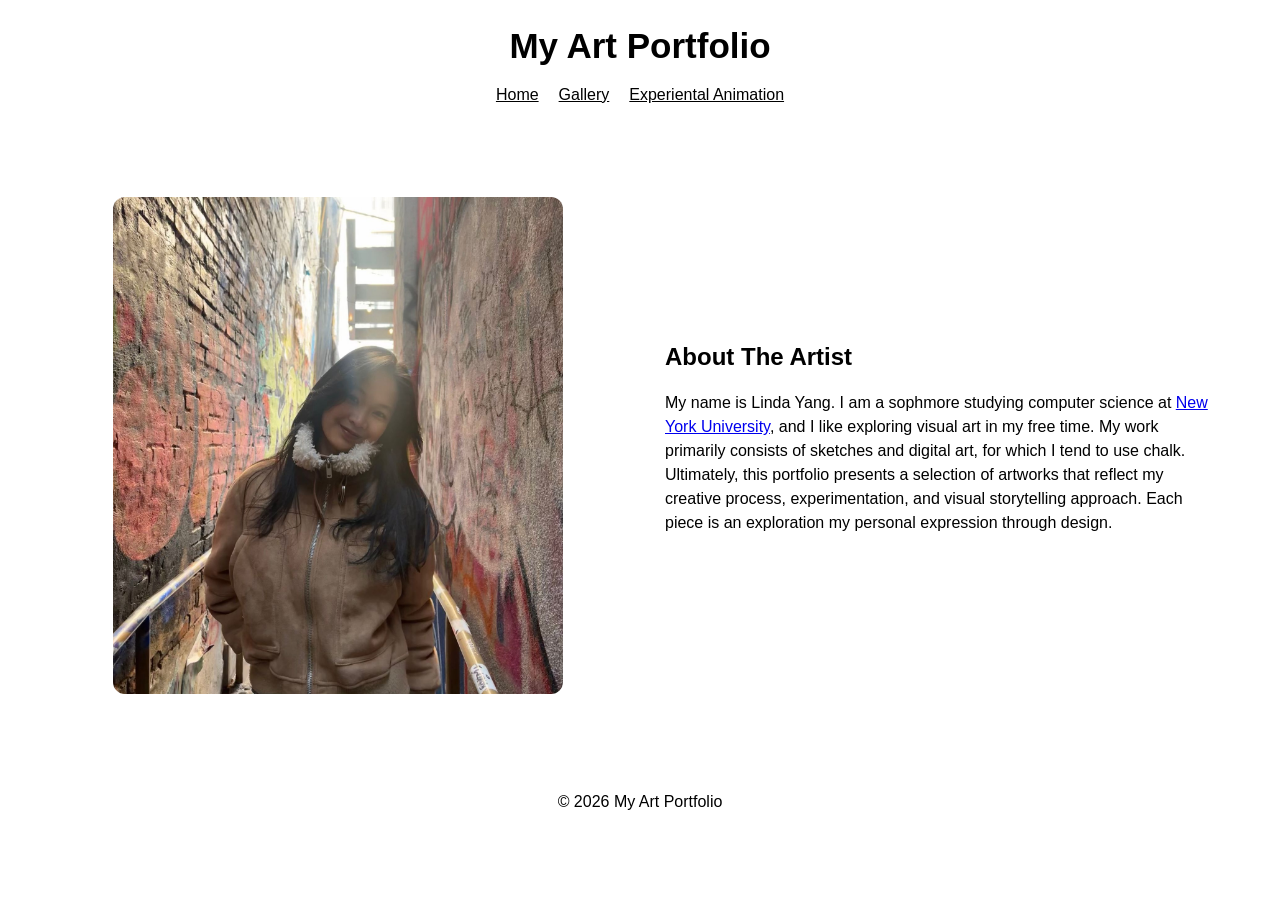
<file: Portfolio/index.html>
<!DOCTYPE html>
<html lang="en">
<head>
  <meta charset="UTF-8">
  <meta name="viewport" content="width=device-width, initial-scale=1.0">
  <title>My Art Portfolio</title>
  <link rel="stylesheet" href="style.css">
</head>

<body>

  <header class="site-header">
    <h1>My Art Portfolio</h1>

    <nav class="nav">
      <a href="index.html">Home</a>
      <a href="gallery.html">Gallery</a>
      <a href="animation.html">Experiental Animation</a>
    </nav>
  </header>

  <main class="home-grid">

    <section class="home-image">
      <img 
        src="images/me.jpg"
        width="400"
        height="400"
        srcset="images/me.jpg 1x, images/me-2x.jpg 2x"
        alt="Portrait of the artist"
      >
    </section>

    <section class="home-text">
      <h2>About The Artist</h2>

      <p>
        My name is Linda Yang. I am a sophmore studying computer science at <a href="https://cims.nyu.edu/dynamic/">New York University</a>, and I like exploring visual art in my free time. 
        My work primarily consists of sketches and digital art, for which I tend to use chalk. Ultimately, this portfolio presents a selection of artworks that reflect my creative process, experimentation, and visual storytelling approach. Each piece is an exploration my personal expression through design.
      </p>
    </section>

  </main>

  <footer>
    <p>© 2026 My Art Portfolio</p>
  </footer>

</body>
</html>
</file>
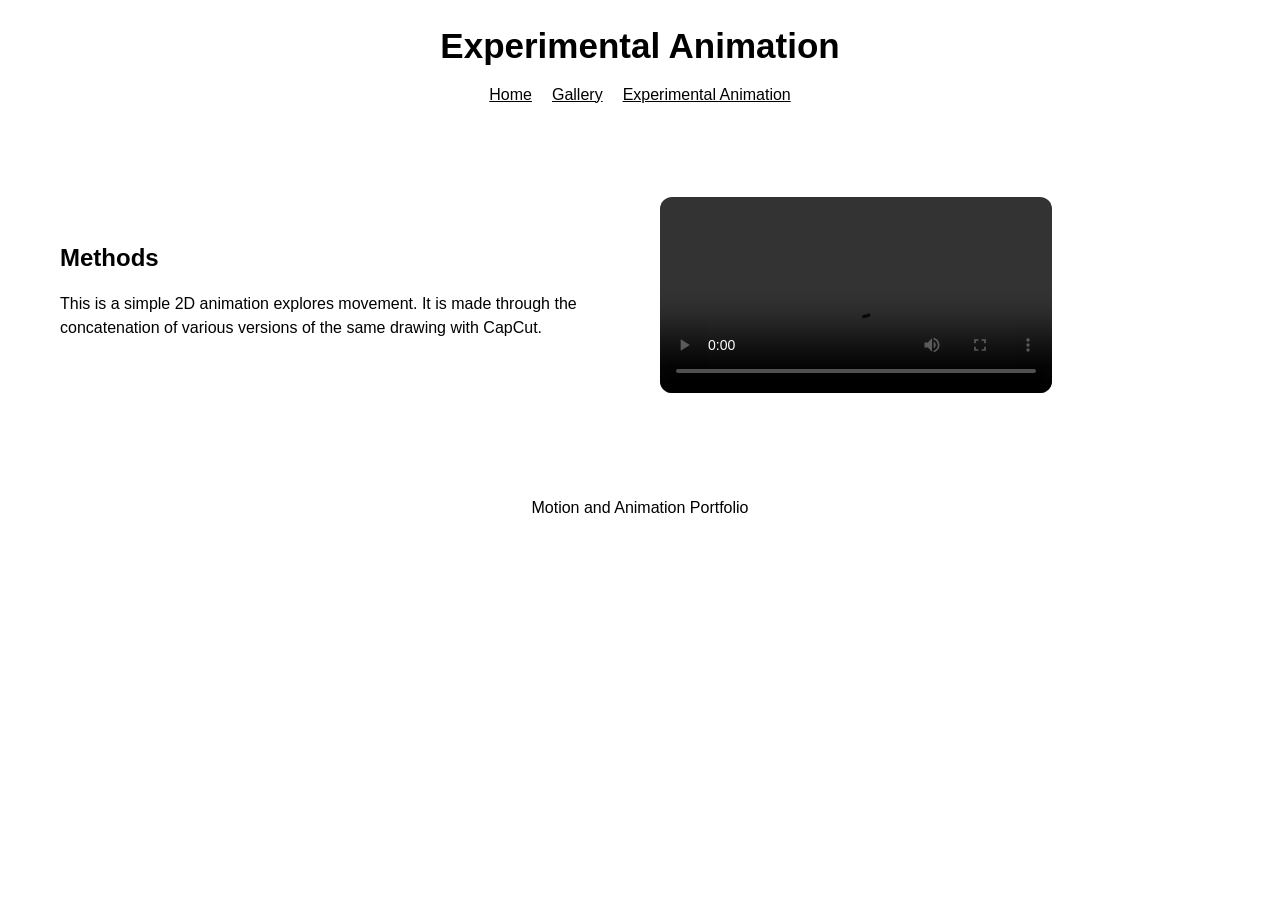
<file: Portfolio/animation.html>
<!DOCTYPE html>
<html lang="en">
<head>
  <meta charset="UTF-8">
  <meta name="viewport" content="width=device-width, initial-scale=1.0">
  <title>Animation</title>

  <link rel="stylesheet" href="style.css">
</head>

<body>

  <header class="site-header">
    <h1>Experimental Animation</h1>

    <nav class="nav">
      <a href="index.html">Home</a>
      <a href="gallery.html">Gallery</a>
      <a href="animation.html">Experimental Animation</a>
    </nav>
  </header>

  <main class="animation-layout">

    <!-- LEFT SIDE -->
    <section class="animation-text">

      <h2>Methods</h2>

      <p>
        This is a simple 2D animation explores movement. It is made through the concatenation of various versions of the same drawing with CapCut. 
      </p>

    </section>

    <!-- RIGHT SIDE -->
    <section class="animation-video">

      <video controls width="100%">
        <source src="media/animation.mp4" type="video/mp4">
        Your browser does not support the video tag.
      </video>

    </section>

  </main>

  <footer>
    <p>Motion and Animation Portfolio</p>
  </footer>

</body>
</html>
</file>
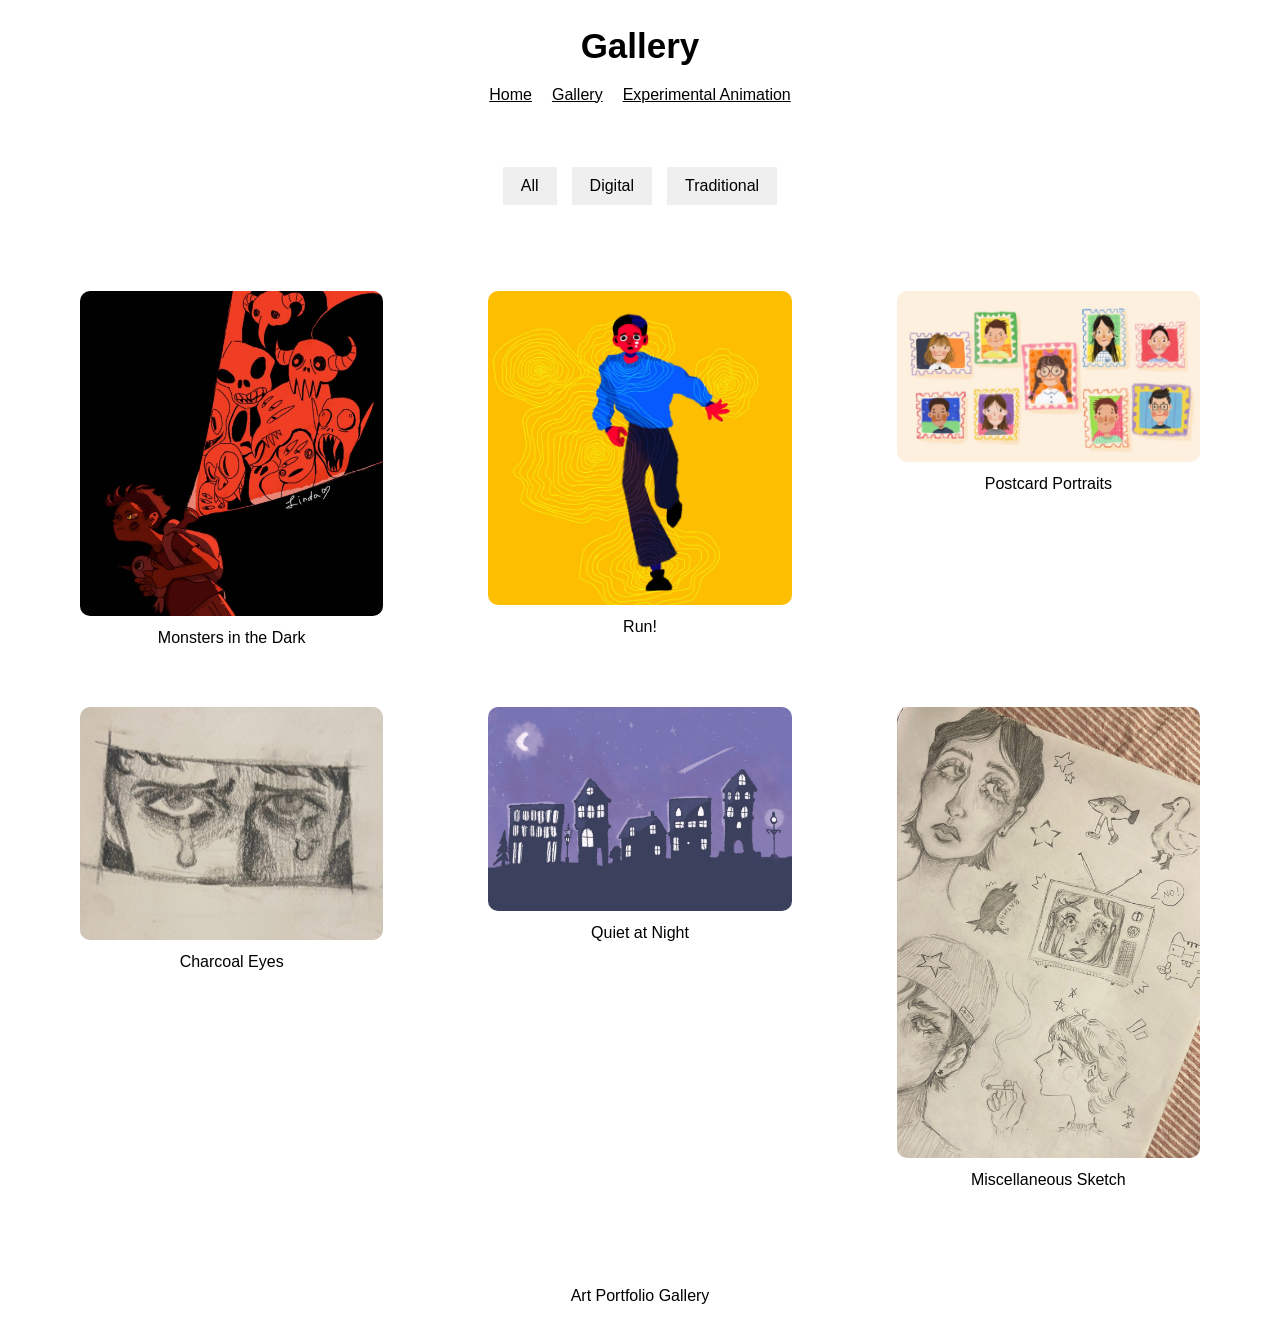
<file: Portfolio/gallery.html>
<!DOCTYPE html>
<html lang="en">
<head>
  <meta charset="UTF-8">
  <meta name="viewport" content="width=device-width, initial-scale=1.0">
  <title>Gallery</title>

  <link rel="stylesheet" href="style.css">
  <script defer src="script.js"></script>
</head>

<body>

  <header class="site-header">
    <h1>Gallery</h1>

    <nav class="nav">
      <a href="index.html">Home</a>
      <a href="gallery.html">Gallery</a>
      <a href="animation.html">Experimental Animation</a>
    </nav>
  </header>

  <main>

    <!-- FILTER BUTTONS -->
    <section class="filters">
      <button class="filter-btn" data-filter="all">All</button>
      <button class="filter-btn" data-filter="digital">Digital</button>
      <button class="filter-btn" data-filter="traditional">Traditional</button>
    </section>

    <!-- GALLERY GRID -->
    <section class="gallery-grid">

      <!-- ARTWORK 1 -->
      <figure class="gallery-item digital">
        <img
          src="images/art1.jpg"
          srcset="images/art1.jpg 1x, images/art1-2x.jpg 2x"
          width="400"
          height=auto
          alt="Black and red artwork of a boy and monsters"
        >
        <figcaption>Monsters in the Dark</figcaption>
      </figure>

      <!-- ARTWORK 2 -->
      <figure class="gallery-item digital">
        <img
          src="images/art2.jpg"
          srcset="images/art2.jpg 1x, images/art2-2x.jpg 2x"
          width="400"
          height=auto
          alt="Abstract art of boy running"
        >
        <figcaption>Run!</figcaption>
      </figure>

      <!-- ARTWORK 3 -->
      <figure class="gallery-item digital">
        <img
          src="images/art3.jpg"
          srcset="images/art3.jpg 1x, images/art3-2x.jpg 2x"
          width="400"
          height=auto
          alt="Digital painting of postcard portraits"
        >
        <figcaption>Postcard Portraits</figcaption>
      </figure>

      <!-- ARTWORK 4 -->
      <figure class="gallery-item traditional">
        <img
          src="images/art4.jpg"
          srcset="images/art4.jpg 1x, images/art4-2x.jpg 2x"
          width="400"
          height=auto
          alt="Charcoal sketch of eyes"
        >
        <figcaption>Charcoal Eyes</figcaption>
      </figure>

      <!-- ARTWORK 5 -->
      <figure class="gallery-item digital">
        <img
          src="images/art5.jpg"
          srcset="images/art5.jpg 1x, images/art5-2x.jpg 2x"
          width="400"
          height=auto
          alt="Digital painting of houses at night"
        >
        <figcaption>Quiet at Night</figcaption>
      </figure>

      <!-- ARTWORK 6 -->
      <figure class="gallery-item traditional">
        <img
          src="images/art6.jpg"
          srcset="images/art6.jpg 1x, images/art6-2x.jpg 2x"
          width="400"
          height= auto
          alt="Miscellaneous sketches of multiple things"
        >
        <figcaption>Miscellaneous Sketch</figcaption>
      </figure>

    </section>

  </main>

  <footer>
    <p>Art Portfolio Gallery</p>
  </footer>

</body>
</html>
</file>
<file: Portfolio/style.css>
body {
  margin: 0;
  font-family: Tahoma, sans-serif;
  font-size: 16px;
  line-height: 1.5;
}

h1{
  margin: 0;
  font-size: 35px;
}

h2 {
  margin: 0;
}

/* NAVIGATION */
.nav {
  display: flex;
  justify-content: center;
  gap: 20px;
  padding: 10px 0;
}

.nav a:link { color: black; }
.nav a:visited { color: gray; }
.nav a:hover { color: darkblue; }
.nav a:active { color: red; }

/* HEADER */
.site-header {
  text-align: center;
  padding: 20px;
}

.home-grid {
  display: grid;
  grid-template-columns: 1fr 1fr;
  gap: 50px;
  align-items: center;
  padding: 60px;
}

/* IMAGE SIDE */
.home-image img {
  width: 100%;
  max-width: 450px;
  height: auto;
  display: block;
  margin: auto;
  border-radius: 12px;
}

/* TEXT SIDE */
.home-text {
  font-size: 1rem;
}

.intro {
  padding: 20px;
  max-width: 800px;
  margin: auto;
}


.filters {
  display: flex;
  justify-content: center;
  gap: 15px;
  margin: 30px 0;
}

.filter-btn {
  padding: 10px 18px;
  border: none;
  cursor: pointer;
  font-size: 1rem;
}

.filter-btn:hover {
  opacity: 0.8;
}


/* GRID GALLERY */
.gallery-grid {
  display: grid;
  grid-template-columns: repeat(3, 1fr);
  gap: 25px;
  padding: 40px;
}

.gallery-item img {
  width: 100%;
  height: auto;
  display: block;
  border-radius: 10px;
}

.gallery-item figcaption {
  text-align: center;
  margin-top: 10px;
}

.art-card img {
  width: 100%;
  height: auto;
}

/* PROCESS LAYOUT (FLEXBOX) */
.process-layout {
  display: flex;
  gap: 20px;
  padding: 20px;
}

footer {
  text-align: center;
  padding: 20px;
}

/* animation page*/

.animation-layout {
  display: flex;
  gap: 40px;
  align-items: center;
  padding: 60px;
}

.animation-text {
  flex: 1;
}

.animation-video {
  flex: 1;
}

.animation-video video {
  width: 70%;
  border-radius: 12px;
}


/* MOBILE */
@media (max-width: 768px) {

  .gallery-grid {
    grid-template-columns: 1fr;
  }

}

@media (max-width: 768px) {
  .home-grid {
    grid-template-columns: 1fr;
    text-align: center;
  }

  .home-image img {
    max-width: 250px;
  }
}

@media (max-width: 768px) {

  .animation-layout {
    flex-direction: column;
  }

}
</file>
